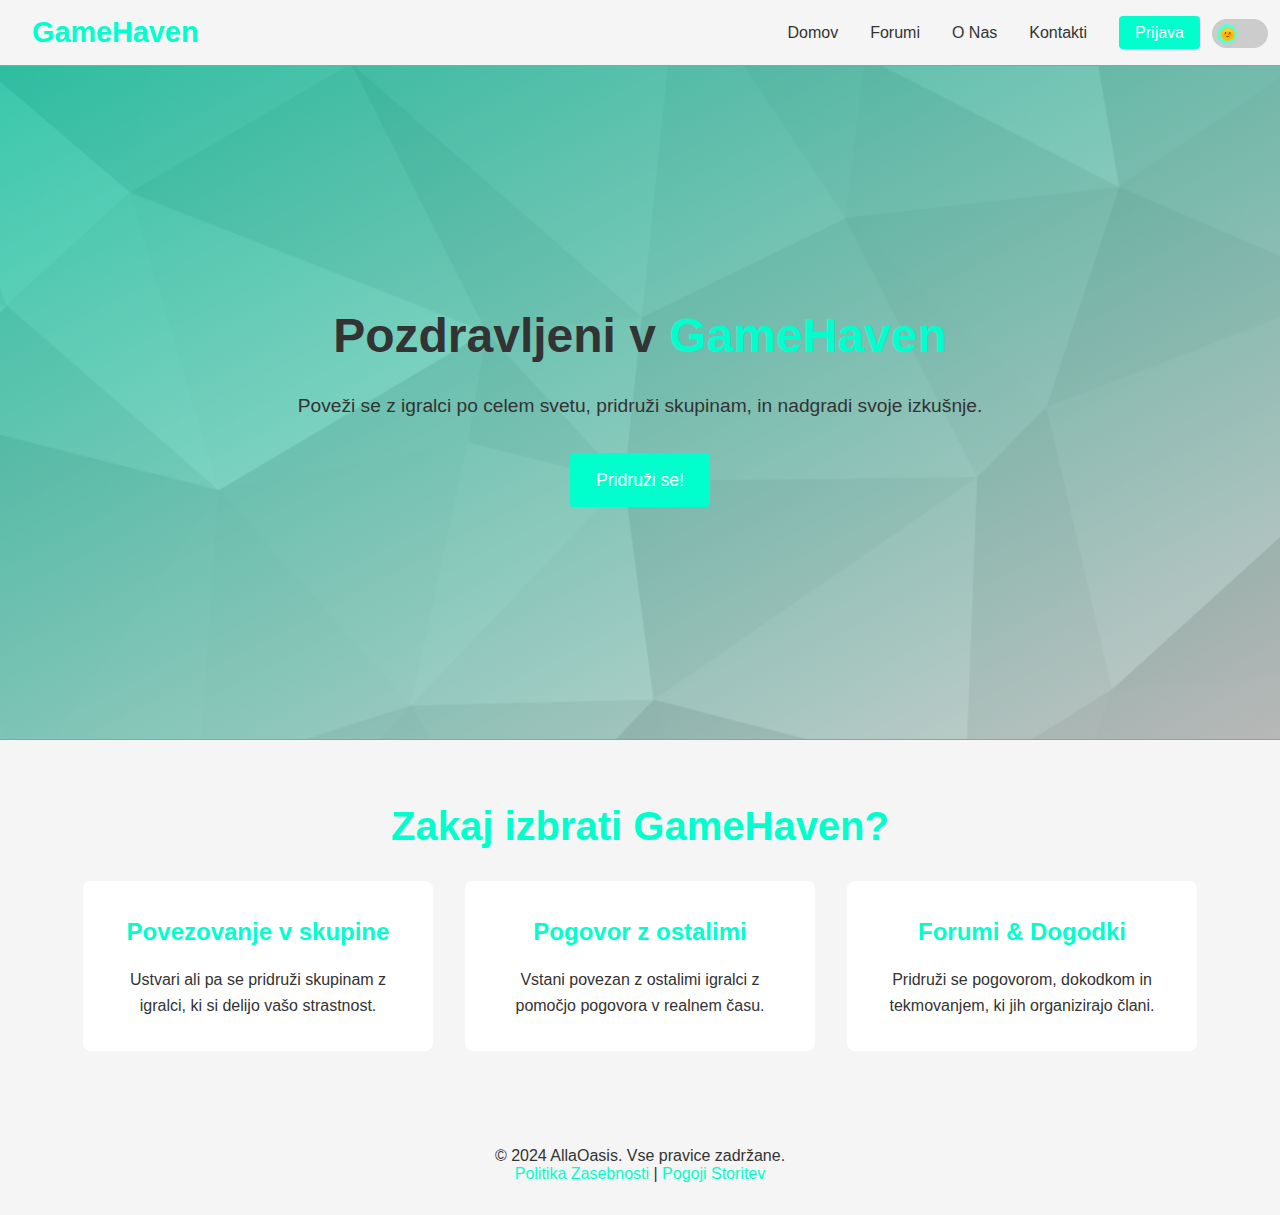
<file: GameHeven/index.html>
<!DOCTYPE html>
<html lang="en">

<head>
  <meta charset="UTF-8">
  <meta name="viewport" content="width=device-width, initial-scale=1.0">
  <title>GameHaven - Poveži & Igraj</title>
  <link rel="stylesheet" href="style/darkTheme.css" id="theme">
  <link rel="stylesheet" href="style/style.css">
</head>

<body>
  <nav class="navbar">
    <div class="container">
      <h1 class="logo">GameHaven</h1>
      <ul class="nav-links">
        <li><a href="index.html">Domov</a></li>
        <li><a href="forums.html">Forumi</a></li>
        <li><a href="about.html">O Nas</a></li>
        <li><a href="contact.html">Kontakti</a></li>
        <li><a href="comingsoon.html" class="button">Prijava</a></li>
        <li>
          <label class="switch">
            <input type="checkbox" id="themeSwitch">
            <span class="slider"></span>
          </label>
        </li>
      </ul>
    </div>
  </nav>
  </main>
  <header class="home" id="home">
    <div class="content">
      <h2>Pozdravljeni v <span>GameHaven</span></h2>
      <p>Poveži se z igralci po celem svetu, pridruži skupinam, in nadgradi svoje izkušnje.</p>
      <a href="forums.html" class="cta-button">Pridruži se!</a>
    </div>
  </header>
  <section class="features">
    <div class="container">
      <h2>Zakaj izbrati GameHaven?</h2>
      <div class="feature-cards">
        <div class="card">
          <h3>Povezovanje v skupine</h3>
          <p>Ustvari ali pa se pridruži skupinam z igralci, ki si delijo vašo strastnost.</p>
        </div>
        <div class="card">
          <h3>Pogovor z ostalimi</h3>
          <p>Vstani povezan z ostalimi igralci z pomočjo pogovora v realnem času.</p>
        </div>
        <div class="card">
          <h3>Forumi & Dogodki</h3>
          <p>Pridruži se pogovorom, dokodkom in tekmovanjem, ki jih organizirajo člani.</p>
        </div>
      </div>
    </div>
  </section>
  </main>
  <footer>
    <p>&copy; 2024 AllaOasis. Vse pravice zadržane.</p>
    <p><a href="privacy.html">Politika Zasebnosti</a> | <a href="terms.html">Pogoji Storitev</a></p>
  </footer>
</body>
<script src="style/style.js"></script>
</html>
</file>
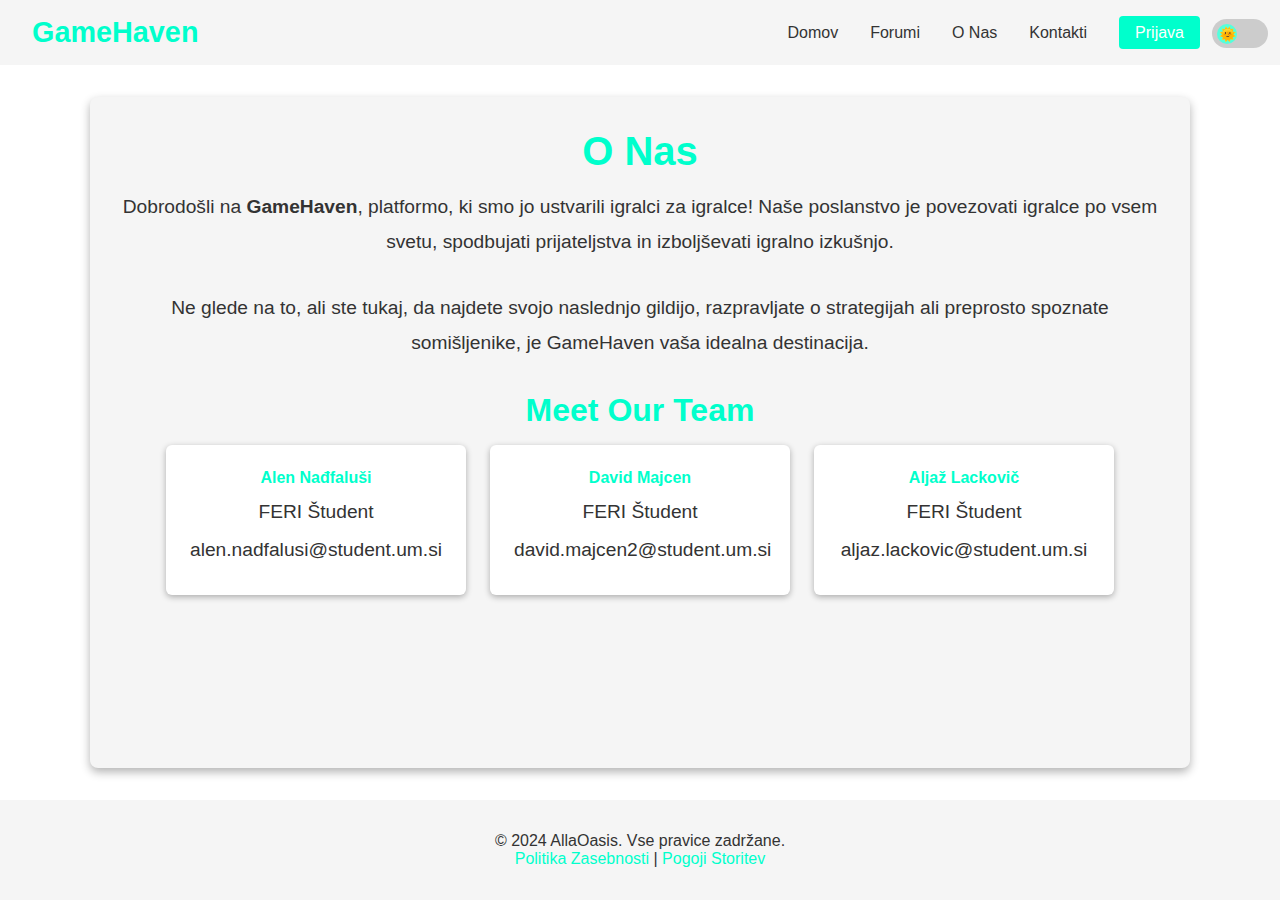
<file: GameHeven/about.html>
<!DOCTYPE html>
<html lang="en">

<head>
    <meta charset="UTF-8">
    <meta name="viewport" content="width=device-width, initial-scale=1.0">
    <title>O Nas - GameHaven</title>
    <link rel="stylesheet" href="style/darkTheme.css" id="theme">
    <link rel="stylesheet" href="style/style.css">
    <style>
        body {
            font-family: Arial, sans-serif;
            background-color: var(--bg1);
            color: var(--fg1);
            margin: 0;
            display: flex;
            flex-direction: column;
        }
    </style>
</head>

<body>
    <nav class="navbar">
        <div class="container">
          <h1 class="logo">GameHaven</h1>
          <ul class="nav-links">
            <li><a href="index.html">Domov</a></li>
            <li><a href="forums.html">Forumi</a></li>
            <li><a href="about.html">O Nas</a></li>
            <li><a href="contact.html">Kontakti</a></li>
            <li><a href="comingsoon.html" class="button">Prijava</a></li>
            <li>
              <label class="switch">
                <input type="checkbox" id="themeSwitch">
                <span class="slider"></span>
              </label>
            </li>
          </ul>
        </div>
      </nav>

    <main>
        <section class="about-container">
            <h2>O Nas</h2>
            <p>
                Dobrodošli na <strong>GameHaven</strong>, platformo, ki smo jo ustvarili igralci za igralce!
                Naše poslanstvo je povezovati igralce po vsem svetu, spodbujati prijateljstva in izboljševati igralno
                izkušnjo.
            </p>
            <p>
                Ne glede na to, ali ste tukaj, da najdete svojo naslednjo gildijo, razpravljate o strategijah ali
                preprosto spoznate somišljenike, je GameHaven vaša idealna destinacija.
            </p>

            <section class="team-section">
                <h3>Meet Our Team</h3>
                <div class="team-grid">
                    <div class="team-card">
                        <h4>Alen Nađfaluši</h4>
                        <p>FERI Študent</p>
                        <p>alen.nadfalusi@student.um.si</p>
                    </div>
                    <div class="team-card">
                        <h4>David Majcen</h4>
                        <p>FERI Študent</p>
                        <p>david.majcen2@student.um.si</p>
                    </div>
                    <div class="team-card">
                        <h4>Aljaž Lackovič</h4>
                        <p>FERI Študent</p>
                        <p>aljaz.lackovic@student.um.si</p>
                    </div>
                </div>
            </section>
        </section>
    </main>

    <footer>
        <p>&copy; 2024 AllaOasis. Vse pravice zadržane.</p>
        <p><a href="privacy.html">Politika Zasebnosti</a> | <a href="terms.html">Pogoji Storitev</a></p>
    </footer>
</body>
<script src="style/style.js"></script>
</html>
</file>
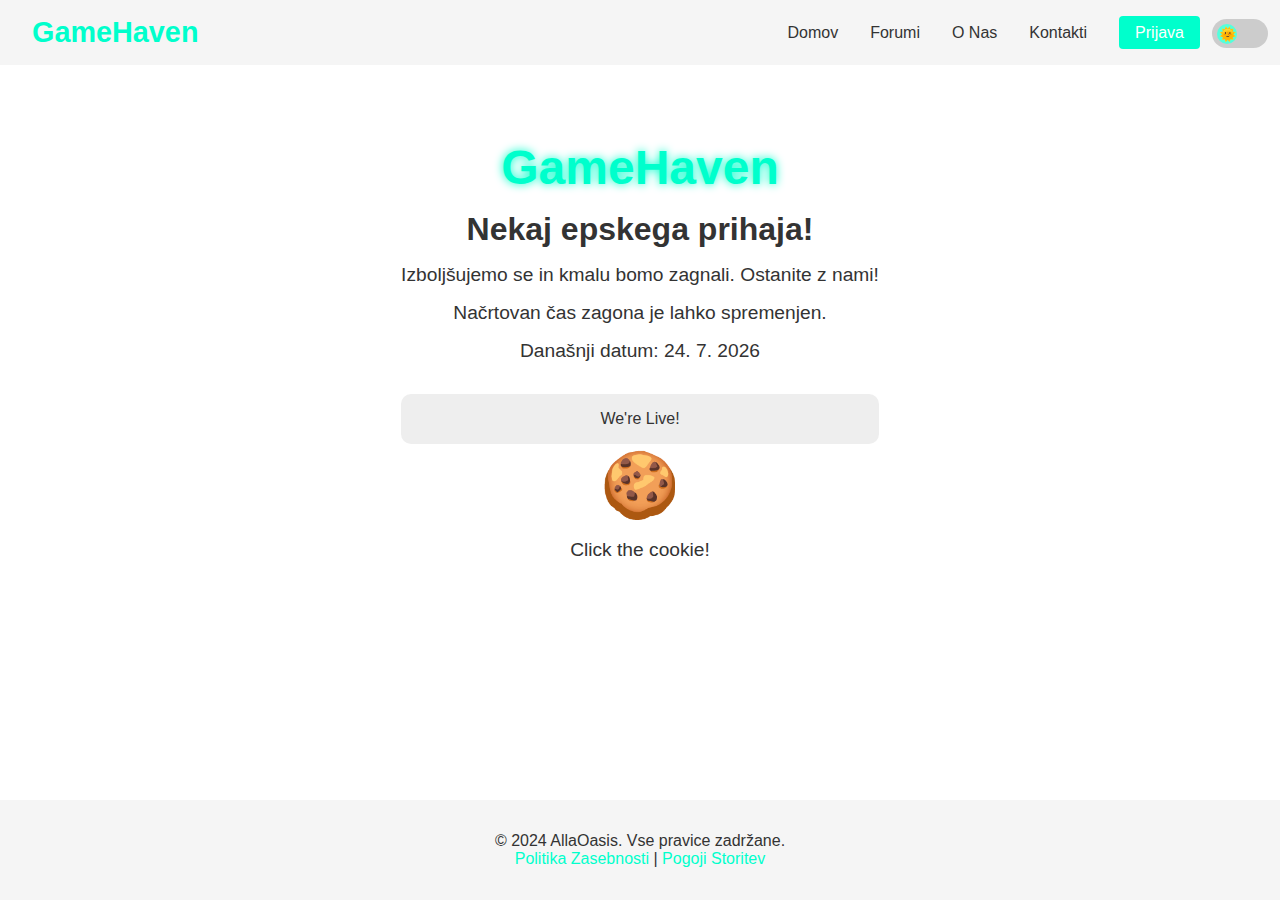
<file: GameHeven/comingsoon.html>
<!DOCTYPE html>
<html lang="en">

<head>
  <meta charset="UTF-8">
  <meta name="viewport" content="width=device-width, initial-scale=1.0">
  <title>GameHaven - Prihaja Kmalu</title>
  <link rel="stylesheet" href="style/darkTheme.css" id="theme">
  <link rel="stylesheet" href="style/style.css">
</head>

<body style="overflow: hidden;">
  <nav class="navbar">
    <div class="container">
      <h1 class="logo">GameHaven</h1>
      <ul class="nav-links">
        <li><a href="index.html">Domov</a></li>
        <li><a href="forums.html">Forumi</a></li>
        <li><a href="about.html">O Nas</a></li>
        <li><a href="contact.html">Kontakti</a></li>
        <li><a href="comingsoon.html" class="button">Prijava</a></li>
        <li>
          <label class="switch">
            <input type="checkbox" id="themeSwitch">
            <span class="slider"></span>
          </label>
        </li>
      </ul>
    </div>
  </nav>

  <!-- Coming Soon Content -->
  <main>
    <div class="coming-soon-container">
      <h1 class="logo">GameHaven</h1>
      <h2>Nekaj epskega prihaja!</h2>
      <p>Izboljšujemo se in kmalu bomo zagnali. Ostanite z nami!</p>
      <p>Načrtovan čas zagona je lahko spremenjen.</p>
      <p>Današnji datum: <span id="datum">1.1.0001</span></p>
      <div id="countdown" class="countdown">
        <div><span id="days">00</span>
          <p>Dni</p>
        </div>
        <div><span id="hours">00</span>
          <p>Ure</p>
        </div>
        <div><span id="minutes">00</span>
          <p>Minute</p>
        </div>
        <div><span id="seconds">00</span>
          <p>Sekunde</p>
        </div>
      </div>
      <div class="cookieCliker">
        <cookie onclick="cookieClick()">🍪</cookie>
        <p id="cookieValue">Click the cookie!</p>
      </div>
    </div>
  </main>

  <footer>
    <p>&copy; 2024 AllaOasis. Vse pravice zadržane.</p>
    <p><a href="privacy.html">Politika Zasebnosti</a> | <a href="terms.html">Pogoji Storitev</a></p>
  </footer>
</body>
<script src="style/style.js"></script>

</html>

<script>
  let cookiesClicked = localStorage.getItem("cookies") || 0;
  const cookieValue = document.getElementById("cookieValue");

  function cookieWrite() {
    if (cookiesClicked == 1) cookieValue.innerHTML = cookiesClicked + " Piškot";
    else if (cookiesClicked == 2) cookieValue.innerHTML = cookiesClicked + " Piškota";
    else if (cookiesClicked == 3 || cookiesClicked == 4) cookieValue.innerHTML = cookiesClicked + " Piškoti";
    else if (cookiesClicked > 4) cookieValue.innerHTML = cookiesClicked + " Piškotov";
  }

  function cookieClick() {
    cookiesClicked++;
    cookieWrite();
    localStorage.setItem("cookies", cookiesClicked);
  }

  if (cookiesClicked != 0) cookieWrite();

  // Set the launch date
  const launchDate = new Date("2025-12-31T00:00:00").getTime();
  const dateBox = document.getElementById("datum");

  // Months go from 0 to 11... Why... JS
  dateBox.innerText = new Date().getDate() + ". " + (new Date().getMonth() + 1) + ". " + new Date().getFullYear();

  const updateCountdown = () => {
    const now = new Date().getTime();
    const timeLeft = launchDate - now;

    const days = Math.floor(timeLeft / (1000 * 60 * 60 * 24));
    const hours = Math.floor((timeLeft % (1000 * 60 * 60 * 24)) / (1000 * 60 * 60));
    const minutes = Math.floor((timeLeft % (1000 * 60 * 60)) / (1000 * 60));
    const seconds = Math.floor((timeLeft % (1000 * 60)) / 1000);

    document.getElementById("days").textContent = days.toString().padStart(2, "0");
    document.getElementById("hours").textContent = hours.toString().padStart(2, "0");
    document.getElementById("minutes").textContent = minutes.toString().padStart(2, "0");
    document.getElementById("seconds").textContent = seconds.toString().padStart(2, "0");

    if (timeLeft < 0) {
      clearInterval(timerInterval);
      document.querySelector(".countdown").textContent = "We're Live!";
    }
  };

  // Update countdown every second
  const timerInterval = setInterval(updateCountdown, 1000);
  updateCountdown();
</script>
</file>
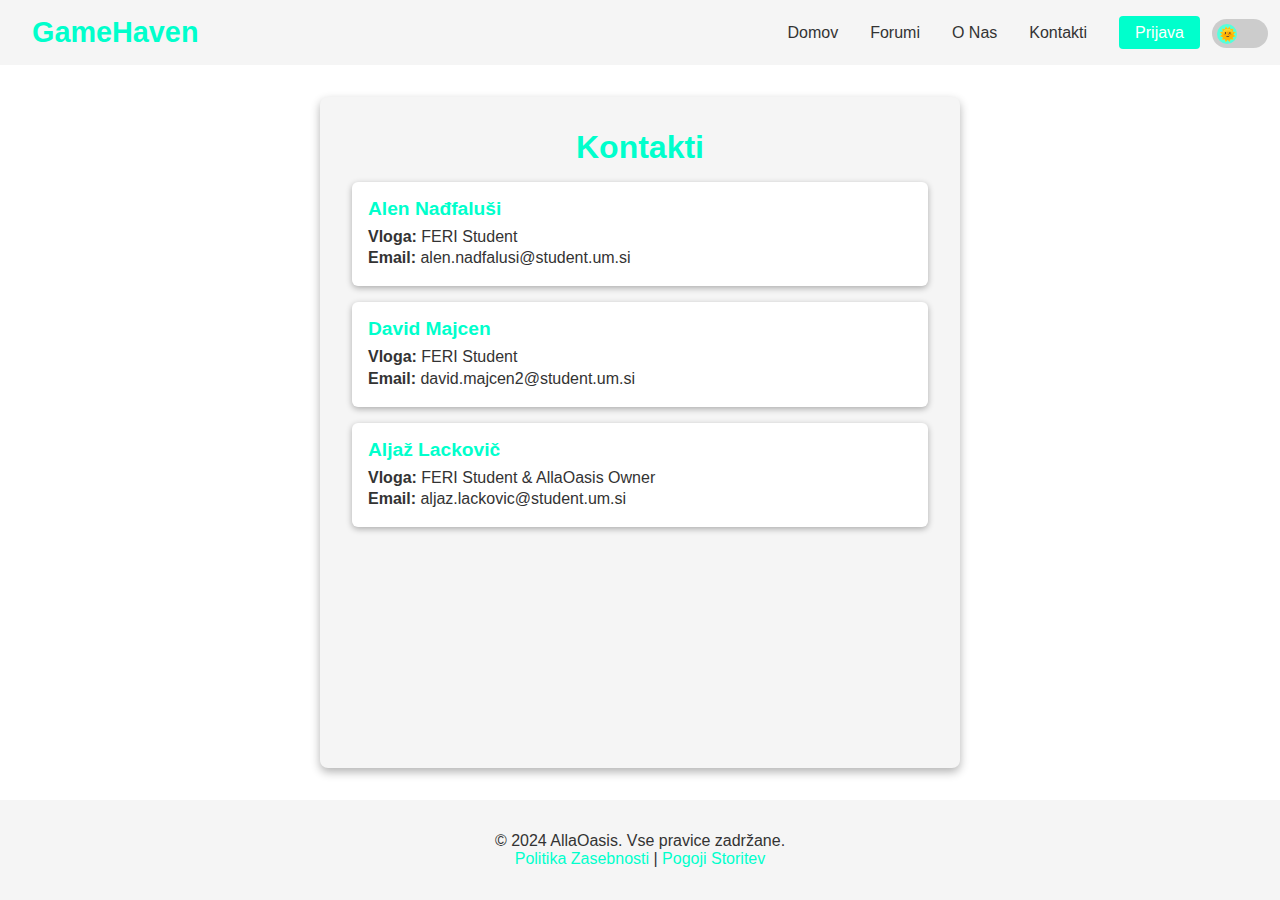
<file: GameHeven/contact.html>
<!DOCTYPE html>
<html lang="en">

<head>
    <meta charset="UTF-8">
    <meta name="viewport" content="width=device-width, initial-scale=1.0">
    <title>Kontakti - GameHaven</title>
    <link rel="stylesheet" href="style/darkTheme.css" id="theme">
    <link rel="stylesheet" href="style/style.css">
    <style>
        html,
        body {
            height: 100%;
            /* Ensures the body and html span the full viewport */
        }

        body {
            font-family: Arial, sans-serif;
            background-color: var(--bg1);
            color: var(--fg1);
            display: flex;
            flex-direction: column;
            /* Allows the footer to sit at the bottom */
        }
    </style>
</head>

<body>
    <nav class="navbar">
        <div class="container">
          <h1 class="logo">GameHaven</h1>
          <ul class="nav-links">
            <li><a href="index.html">Domov</a></li>
            <li><a href="forums.html">Forumi</a></li>
            <li><a href="about.html">O Nas</a></li>
            <li><a href="contact.html">Kontakti</a></li>
            <li><a href="comingsoon.html" class="button">Prijava</a></li>
            <li>
              <label class="switch">
                <input type="checkbox" id="themeSwitch">
                <span class="slider"></span>
              </label>
            </li>
          </ul>
        </div>
      </nav>

    <main>
        <section class="contact-container">
            <h2>Kontakti</h2>
            <ul class="contact-list">
                <li>
                    <h3>Alen Nađfaluši</h3>
                    <p><strong>Vloga:</strong> FERI Student</p>
                    <p><strong>Email:</strong> alen.nadfalusi@student.um.si</p>
                </li>
                <li>
                    <h3>David Majcen</h3>
                    <p><strong>Vloga:</strong> FERI Student</p>
                    <p><strong>Email:</strong> david.majcen2@student.um.si</p>
                </li>
                <li>
                    <h3>Aljaž Lackovič</h3>
                    <p><strong>Vloga:</strong> FERI Student & AllaOasis Owner</p>
                    <p><strong>Email:</strong> aljaz.lackovic@student.um.si</p>
                </li>
            </ul>
        </section>
    </main>

    <footer>
        <p>&copy; 2024 AllaOasis. Vse pravice zadržane.</p>
        <p><a href="privacy.html">Politika Zasebnosti</a> | <a href="terms.html">Pogoji Storitev</a></p>
    </footer>
</body>
<script src="style/style.js"></script>
</html>
</file>
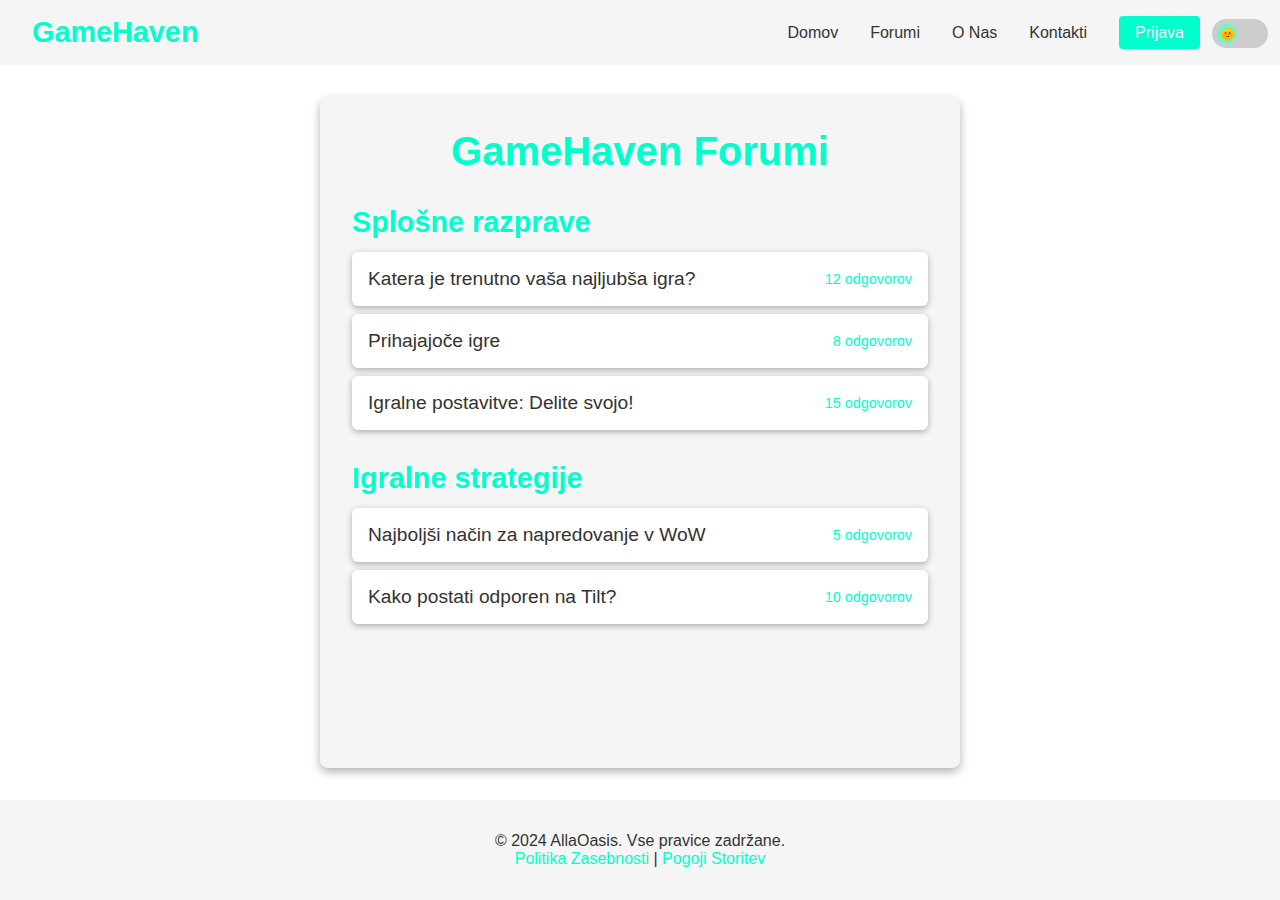
<file: GameHeven/forums.html>
<!DOCTYPE html>
<html lang="en">

<head>
    <meta charset="UTF-8">
    <meta name="viewport" content="width=device-width, initial-scale=1.0">
    <title>Forumi - GameHaven</title>
    <link rel="stylesheet" href="style/darkTheme.css" id="theme">
    <link rel="stylesheet" href="style/style.css">
</head>

<body>
    <nav class="navbar">
        <div class="container">
          <h1 class="logo">GameHaven</h1>
          <ul class="nav-links">
            <li><a href="index.html">Domov</a></li>
            <li><a href="forums.html">Forumi</a></li>
            <li><a href="about.html">O Nas</a></li>
            <li><a href="contact.html">Kontakti</a></li>
            <li><a href="comingsoon.html" class="button">Prijava</a></li>
            <li>
              <label class="switch">
                <input type="checkbox" id="themeSwitch">
                <span class="slider"></span>
              </label>
            </li>
          </ul>
        </div>
      </nav>

    </main>
    <section class="forum-container">
        <h2>GameHaven Forumi</h2>

        <!-- Primer kategorije -->
        <div class="forum-category">
            <h3>Splošne razprave</h3>
            <ul class="forum-threads">
                <li>
                    <a href="threadFavGame.html">Katera je trenutno vaša najljubša igra?</a>
                    <span class="thread-meta">12 odgovorov</span>
                </li>
                <li>
                    <a href="#">Prihajajoče igre</a>
                    <span class="thread-meta">8 odgovorov</span>
                </li>
                <li>
                    <a href="#">Igralne postavitve: Delite svojo!</a>
                    <span class="thread-meta">15 odgovorov</span>
                </li>
            </ul>
        </div>
        <!-- Drug primer kategorije -->
        <div class="forum-category">
            <h3>Igralne strategije</h3>
            <ul class="forum-threads">
                <li>
                    <a href="#">Najboljši način za napredovanje v WoW</a>
                    <span class="thread-meta">5 odgovorov</span>
                </li>
                <li>
                    <a href="#">Kako postati odporen na Tilt?</a>
                    <span class="thread-meta">10 odgovorov</span>
                </li>
            </ul>
        </div>
    </section>
    </main>

    <footer>
        <p>&copy; 2024 AllaOasis. Vse pravice zadržane.</p>
        <p><a href="privacy.html">Politika Zasebnosti</a> | <a href="terms.html">Pogoji Storitev</a></p>
    </footer>
</body>
<script src="style/style.js"></script>
</html>
</file>
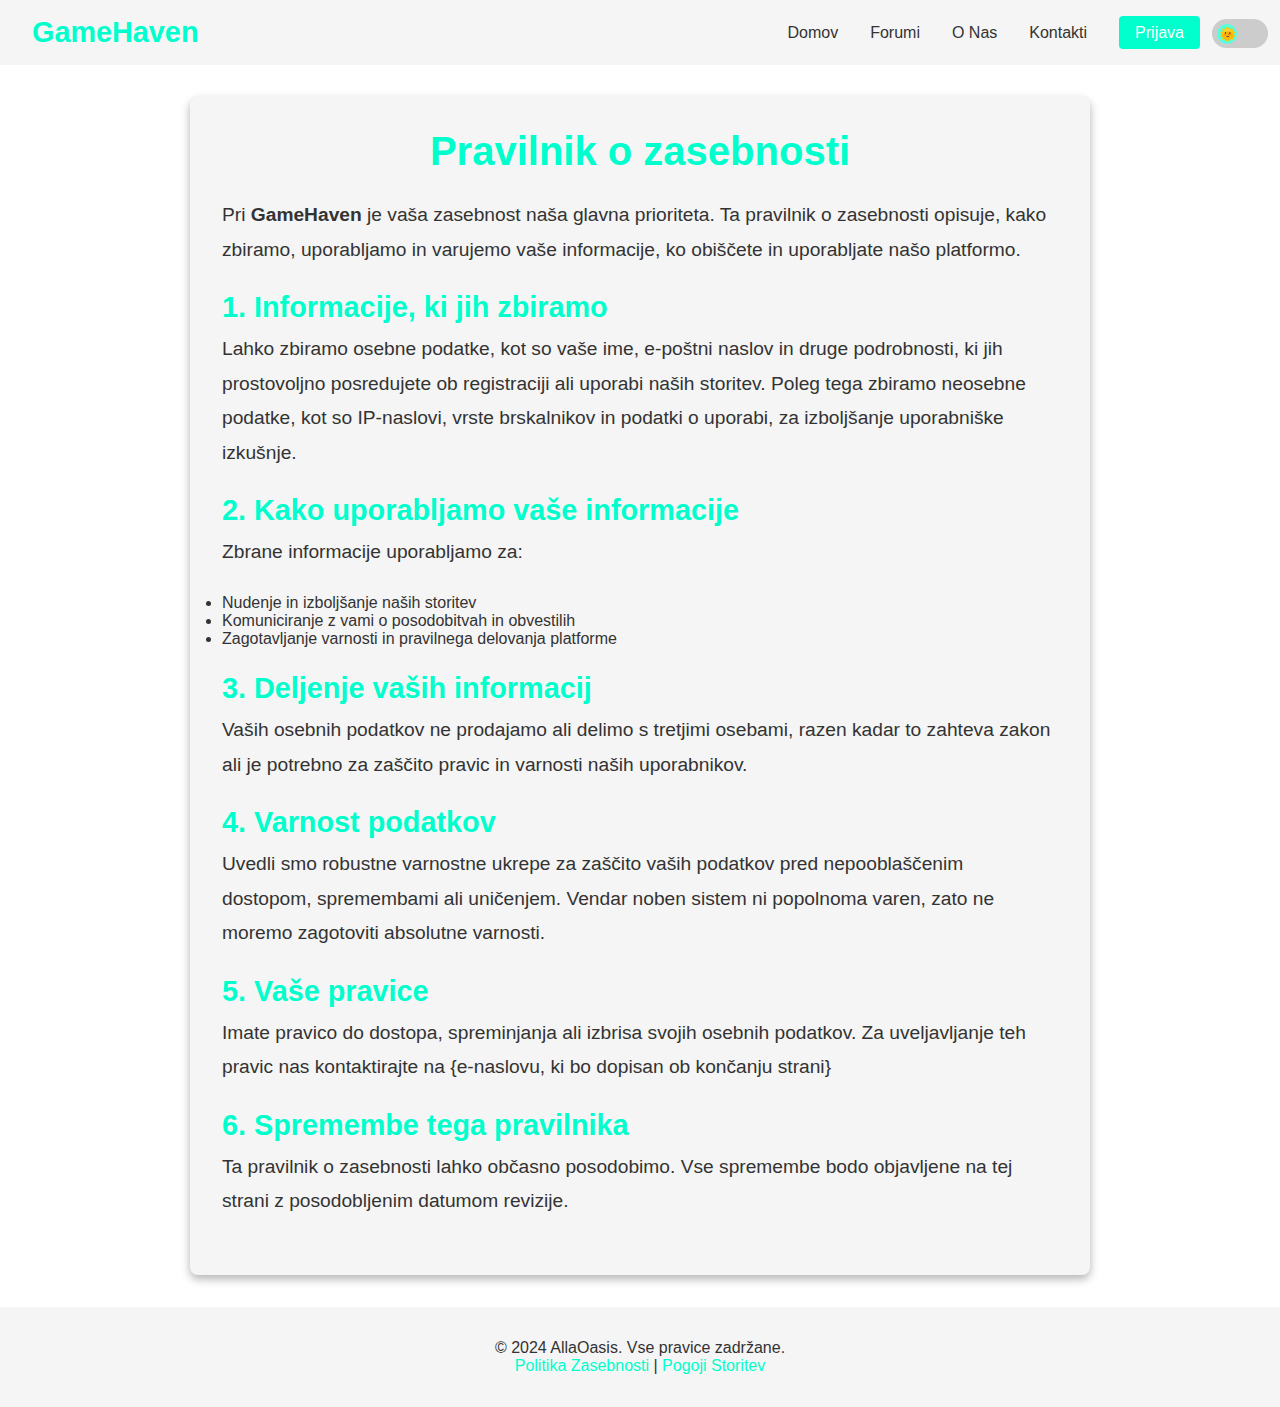
<file: GameHeven/privacy.html>
<!DOCTYPE html>
<html lang="en">

<head>
    <meta charset="UTF-8">
    <meta name="viewport" content="width=device-width, initial-scale=1.0">
    <title>Pravilnik o zasebnosti - GameHaven</title>
    <link rel="stylesheet" href="style/darkTheme.css" id="theme">
    <link rel="stylesheet" href="style/style.css">
</head>

<body>
    <nav class="navbar">
        <div class="container">
          <h1 class="logo">GameHaven</h1>
          <ul class="nav-links">
            <li><a href="index.html">Domov</a></li>
            <li><a href="forums.html">Forumi</a></li>
            <li><a href="about.html">O Nas</a></li>
            <li><a href="contact.html">Kontakti</a></li>
            <li><a href="comingsoon.html" class="button">Prijava</a></li>
            <li>
              <label class="switch">
                <input type="checkbox" id="themeSwitch">
                <span class="slider"></span>
              </label>
            </li>
          </ul>
        </div>
      </nav>
    <main>
        <section class="policy-container">
            <h2>Pravilnik o zasebnosti</h2>
            <p>
                Pri <strong>GameHaven</strong> je vaša zasebnost naša glavna prioriteta. Ta pravilnik o zasebnosti
                opisuje, kako zbiramo,
                uporabljamo in varujemo vaše informacije, ko obiščete in uporabljate našo platformo.
            </p>

            <h3>1. Informacije, ki jih zbiramo</h3>
            <p>
                Lahko zbiramo osebne podatke, kot so vaše ime, e-poštni naslov in druge podrobnosti, ki jih prostovoljno
                posredujete ob registraciji ali uporabi naših storitev. Poleg tega zbiramo neosebne podatke, kot so
                IP-naslovi,
                vrste brskalnikov in podatki o uporabi, za izboljšanje uporabniške izkušnje.
            </p>

            <h3>2. Kako uporabljamo vaše informacije</h3>
            <p>
                Zbrane informacije uporabljamo za:
            <ul>
                <li>Nudenje in izboljšanje naših storitev</li>
                <li>Komuniciranje z vami o posodobitvah in obvestilih</li>
                <li>Zagotavljanje varnosti in pravilnega delovanja platforme</li>
            </ul>
            </p>

            <h3>3. Deljenje vaših informacij</h3>
            <p>
                Vaših osebnih podatkov ne prodajamo ali delimo s tretjimi osebami, razen kadar to zahteva zakon ali je
                potrebno
                za zaščito pravic in varnosti naših uporabnikov.
            </p>

            <h3>4. Varnost podatkov</h3>
            <p>
                Uvedli smo robustne varnostne ukrepe za zaščito vaših podatkov pred nepooblaščenim dostopom, spremembami
                ali
                uničenjem. Vendar noben sistem ni popolnoma varen, zato ne moremo zagotoviti absolutne varnosti.
            </p>

            <h3>5. Vaše pravice</h3>
            <p>
                Imate pravico do dostopa, spreminjanja ali izbrisa svojih osebnih podatkov. Za uveljavljanje teh pravic
                nas
                kontaktirajte na {e-naslovu, ki bo dopisan ob končanju strani}
            </p>

            <h3>6. Spremembe tega pravilnika</h3>
            <p>
                Ta pravilnik o zasebnosti lahko občasno posodobimo. Vse spremembe bodo objavljene na tej strani z
                posodobljenim datumom revizije.
            </p>
        </section>
    </main>

    <footer>
        <p>&copy; 2024 AllaOasis. Vse pravice zadržane.</p>
        <p><a href="privacy.html">Politika Zasebnosti</a> | <a href="terms.html">Pogoji Storitev</a></p>
    </footer>
</body>
<script src="style/style.js"></script>
</html>
</file>
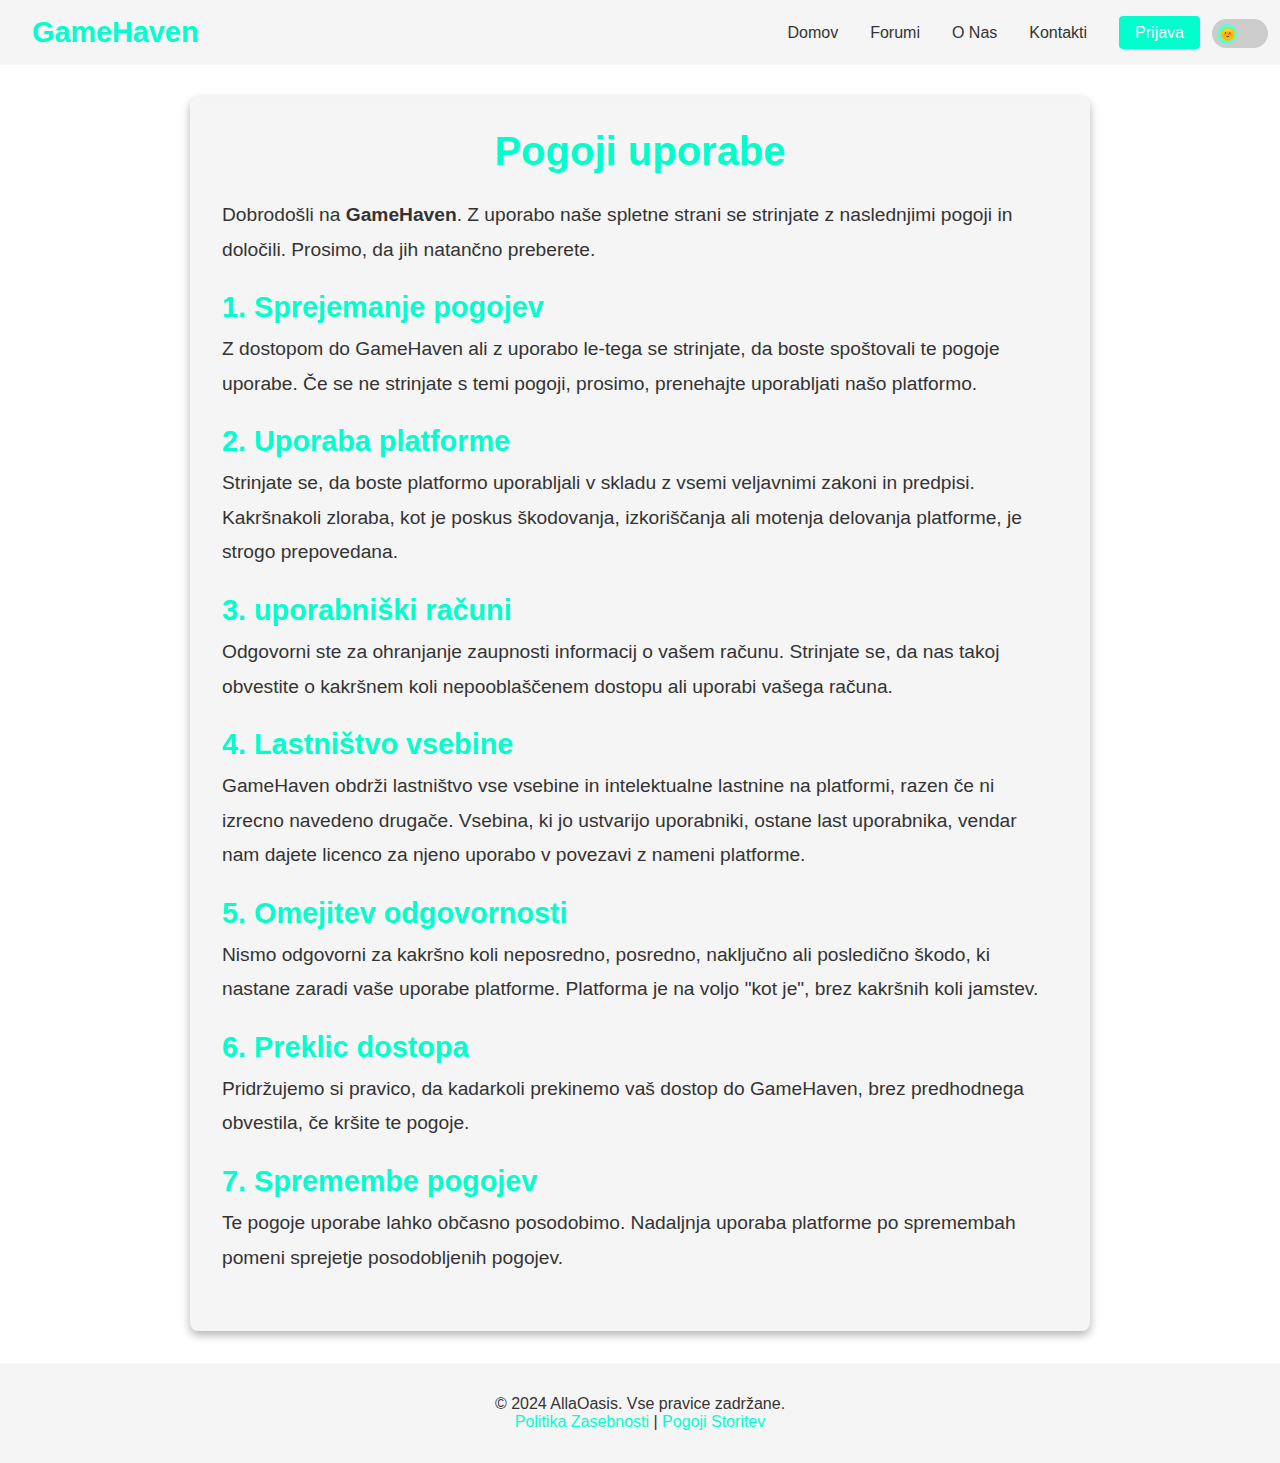
<file: GameHeven/terms.html>
<!DOCTYPE html>
<html lang="en">

<head>
    <meta charset="UTF-8">
    <meta name="viewport" content="width=device-width, initial-scale=1.0">
    <title>Pogoji uporabe - GameHaven</title>
    <link rel="stylesheet" href="style/darkTheme.css" id="theme">
    <link rel="stylesheet" href="style/style.css">
</head>

<body>
    <nav class="navbar">
        <div class="container">
          <h1 class="logo">GameHaven</h1>
          <ul class="nav-links">
            <li><a href="index.html">Domov</a></li>
            <li><a href="forums.html">Forumi</a></li>
            <li><a href="about.html">O Nas</a></li>
            <li><a href="contact.html">Kontakti</a></li>
            <li><a href="comingsoon.html" class="button">Prijava</a></li>
            <li>
              <label class="switch">
                <input type="checkbox" id="themeSwitch">
                <span class="slider"></span>
              </label>
            </li>
          </ul>
        </div>
      </nav>

    <main>
        <section class="terms-container">
            <h2>Pogoji uporabe</h2>
            <p>Dobrodošli na <strong>GameHaven</strong>. Z uporabo naše spletne strani se strinjate z naslednjimi pogoji
                in določili.
                Prosimo, da jih natančno preberete.</p>

            <h3>1. Sprejemanje pogojev</h3>
            <p>
                Z dostopom do GameHaven ali z uporabo le-tega se strinjate, da boste spoštovali te pogoje uporabe. Če se
                ne strinjate
                s temi pogoji, prosimo, prenehajte uporabljati našo platformo.
            </p>

            <h3>2. Uporaba platforme</h3>
            <p>
                Strinjate se, da boste platformo uporabljali v skladu z vsemi veljavnimi zakoni in predpisi. Kakršnakoli
                zloraba, kot
                je poskus škodovanja, izkoriščanja ali motenja delovanja platforme, je strogo prepovedana.
            </p>

            <h3>3. uporabniški računi</h3>
            <p>
                Odgovorni ste za ohranjanje zaupnosti informacij o vašem računu. Strinjate se, da nas takoj obvestite o
                kakršnem koli
                nepooblaščenem dostopu ali uporabi vašega računa.
            </p>

            <h3>4. Lastništvo vsebine</h3>
            <p>
                GameHaven obdrži lastništvo vse vsebine in intelektualne lastnine na platformi, razen če ni izrecno
                navedeno drugače.
                Vsebina, ki jo ustvarijo uporabniki, ostane last uporabnika, vendar nam dajete licenco za njeno uporabo
                v povezavi z
                nameni platforme.
            </p>

            <h3>5. Omejitev odgovornosti</h3>
            <p>
                Nismo odgovorni za kakršno koli neposredno, posredno, naključno ali posledično škodo, ki nastane zaradi
                vaše uporabe
                platforme. Platforma je na voljo "kot je", brez kakršnih koli jamstev.
            </p>

            <h3>6. Preklic dostopa</h3>
            <p>
                Pridržujemo si pravico, da kadarkoli prekinemo vaš dostop do GameHaven, brez predhodnega obvestila, če
                kršite te
                pogoje.
            </p>

            <h3>7. Spremembe pogojev</h3>
            <p>
                Te pogoje uporabe lahko občasno posodobimo. Nadaljnja uporaba platforme po spremembah pomeni sprejetje
                posodobljenih
                pogojev.
            </p>
        </section>
    </main>

    <footer>
        <p>&copy; 2024 AllaOasis. Vse pravice zadržane.</p>
        <p><a href="privacy.html">Politika Zasebnosti</a> | <a href="terms.html">Pogoji Storitev</a></p>
    </footer>
</body>
<script src="style/style.js"></script>
</html>
</file>
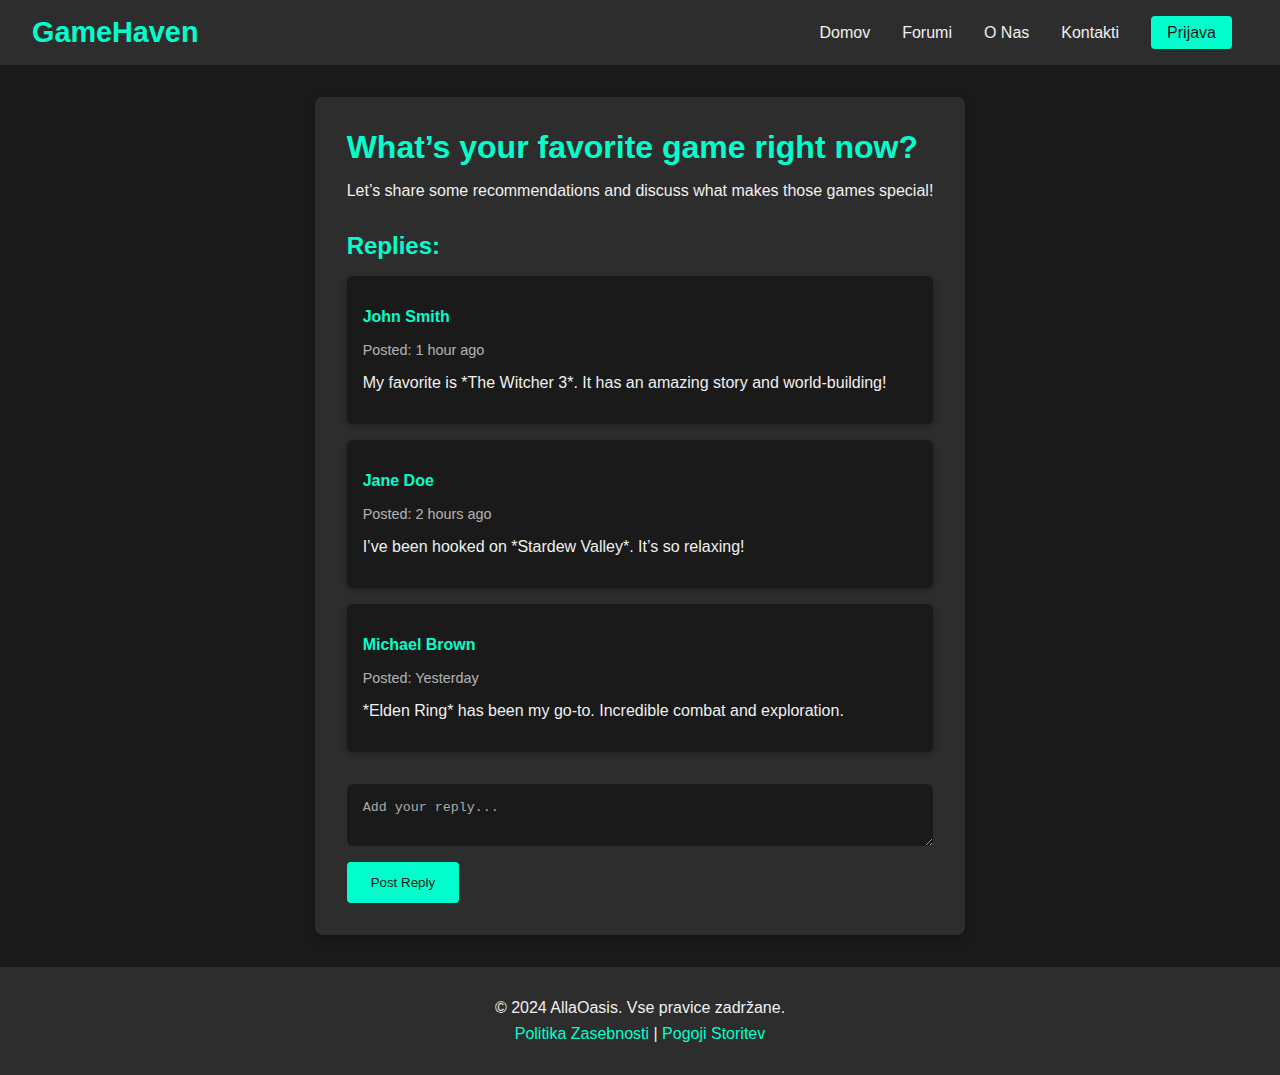
<file: GameHeven/thread.html>
<!DOCTYPE html>
<html lang="en">

<head>
    <meta charset="UTF-8">
    <meta name="viewport" content="width=device-width, initial-scale=1.0">
    <title>Thread - What’s your favorite game right now?</title>
    <style>
        :root {
            --green: #00ffcc;
            --hoverGreen: #00e6b8;
            --bg1: #1a1a1a;
            --bg2: #2d2d2d;
            --fg1: #f0f0f0;
        }

        * {
            margin: 0;
            padding: 0;
            box-sizing: border-box;
        }

        html,
        body {
            height: 100%;
        }

        body {
            font-family: Arial, sans-serif;
            background-color: var(--bg1);
            color: var(--fg1);
            display: flex;
            flex-direction: column;
        }

        /* Navbar */
        .navbar {
            background-color: var(--bg2);
            padding: 1rem 2rem;
        }

        .navbar .container {
            display: flex;
            justify-content: space-between;
            align-items: center;
        }

        .navbar .logo {
            font-size: 1.8rem;
            color: var(--green);
        }

        .nav-links {
            list-style: none;
            display: flex;
        }

        .nav-links li {
            margin: 0 1rem;
        }

        .nav-links a {
            color: var(--fg1);
            text-decoration: none;
        }

        .nav-links .button {
            background-color: var(--green);
            color: var(--bg1);
            padding: 0.5rem 1rem;
            border-radius: 4px;
        }

        .nav-links .button:hover {
            background-color: var(--hoverGreen);
        }

        /* Thread Section */
        .thread-container {
            max-width: 900px;
            margin: 2rem auto;
            padding: 2rem;
            background-color: var(--bg2);
            border-radius: 8px;
            box-shadow: 0 4px 10px rgba(0, 0, 0, 0.3);
            flex-grow: 1;
        }

        .thread-container h2 {
            color: var(--green);
            font-size: 2rem;
            margin-bottom: 1rem;
        }

        .thread-container p {
            margin: 1rem 0;
        }

        .reply-section h3 {
            color: var(--green);
            margin-top: 2rem;
            font-size: 1.5rem;
        }

        .replies {
            list-style: none;
            padding: 0;
        }

        .replies li {
            background-color: var(--bg1);
            padding: 1rem;
            margin: 1rem 0;
            border-radius: 6px;
            box-shadow: 0 2px 6px rgba(0, 0, 0, 0.3);
        }

        .replies li .author {
            font-weight: bold;
            color: var(--green);
        }

        .replies li .time {
            font-size: 0.9rem;
            color: var(--fg1);
            opacity: 0.7;
        }

        /* Reply Form */
        .reply-form {
            margin-top: 2rem;
            display: flex;
            flex-direction: column;
            gap: 1rem;
        }

        .reply-form textarea {
            width: 100%;
            padding: 1rem;
            border-radius: 6px;
            border: none;
            background-color: var(--bg1);
            color: var(--fg1);
            resize: vertical;
        }

        .reply-form textarea::placeholder {
            color: #aaa;
        }

        .reply-form button {
            background-color: var(--green);
            color: var(--bg1);
            padding: 0.8rem 1.5rem;
            border: none;
            border-radius: 4px;
            cursor: pointer;
            align-self: flex-start;
        }

        .reply-form button:hover {
            background-color: var(--hoverGreen);
        }

        /* Footer */
        footer {
            background-color: var(--bg2);
            text-align: center;
            padding: 1.5rem 0;
        }

        footer p {
            color: var(--fg1);
            margin: 0.5rem 0;
        }

        footer a {
            color: var(--green);
            text-decoration: none;
        }
    </style>
</head>

<body>
    <nav class="navbar">
        <div class="container">
            <h1 class="logo">GameHaven</h1>
            <ul class="nav-links">
                <li><a href="index.html">Domov</a></li>
                <li><a href="forums.html">Forumi</a></li>
                <li><a href="about.html">O Nas</a></li>
                <li><a href="contact.html">Kontakti</a></li>
                <li><a href="comingsoon.html" class="button">Prijava</a></li>
            </ul>
        </div>
    </nav>

    <section class="thread-container">
        <h2>What’s your favorite game right now?</h2>
        <p>Let’s share some recommendations and discuss what makes those games special!</p>

        <div class="reply-section">
            <h3>Replies:</h3>
            <ul class="replies">
                <li>
                    <p class="author">John Smith</p>
                    <p class="time">Posted: 1 hour ago</p>
                    <p>My favorite is *The Witcher 3*. It has an amazing story and world-building!</p>
                </li>
                <li>
                    <p class="author">Jane Doe</p>
                    <p class="time">Posted: 2 hours ago</p>
                    <p>I’ve been hooked on *Stardew Valley*. It’s so relaxing!</p>
                </li>
                <li>
                    <p class="author">Michael Brown</p>
                    <p class="time">Posted: Yesterday</p>
                    <p>*Elden Ring* has been my go-to. Incredible combat and exploration.</p>
                </li>
            </ul>

            <form class="reply-form">
                <textarea placeholder="Add your reply..."></textarea>
                <button type="submit">Post Reply</button>
            </form>
        </div>
    </section>

    <footer>
        <p>&copy; 2024 AllaOasis. Vse pravice zadržane.</p>
        <p><a href="privacy.html">Politika Zasebnosti</a> | <a href="terms.html">Pogoji Storitev</a></p>
    </footer>
</body>

</html>
</file>
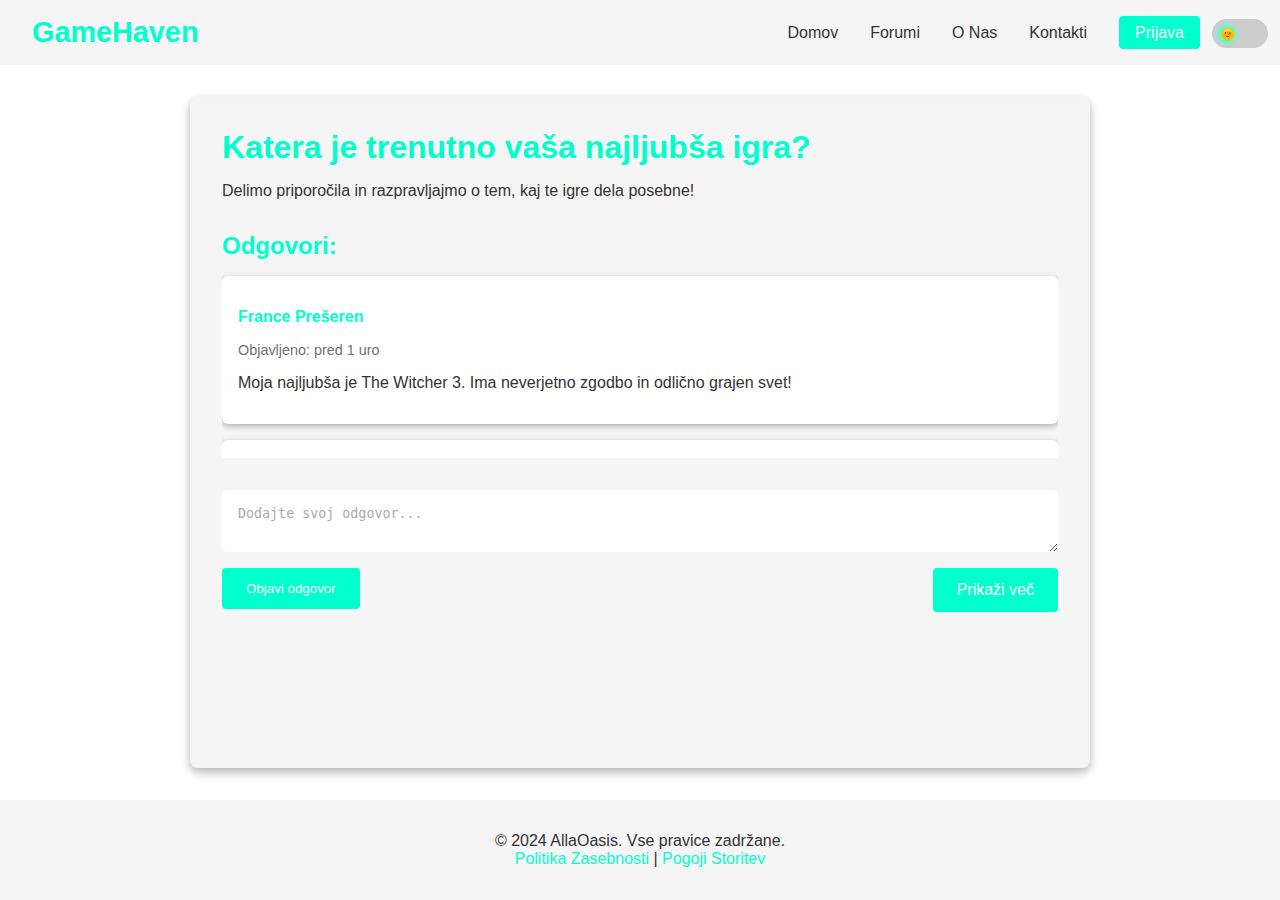
<file: GameHeven/threadFavGame.html>
<!DOCTYPE html>
<html lang="en">

<head>
    <meta charset="UTF-8">
    <meta name="viewport" content="width=device-width, initial-scale=1.0">
    <title>Thread - Katera je trenutno vaša najljubša igra?</title>
    <link rel="stylesheet" href="style/darkTheme.css" id="theme">
    <link rel="stylesheet" href="style/style.css" </head>

<body>
    <nav class="navbar">
        <div class="container">
            <h1 class="logo">GameHaven</h1>
            <ul class="nav-links">
                <li><a href="index.html">Domov</a></li>
                <li><a href="forums.html">Forumi</a></li>
                <li><a href="about.html">O Nas</a></li>
                <li><a href="contact.html">Kontakti</a></li>
                <li><a href="comingsoon.html" class="button">Prijava</a></li>
                <li>
                    <label class="switch">
                        <input type="checkbox" id="themeSwitch">
                        <span class="slider"></span>
                    </label>
                </li>
            </ul>
        </div>
    </nav>

    <main>
        <section class="thread-container">
            <h2>Katera je trenutno vaša najljubša igra?</h2>
            <p>Delimo priporočila in razpravljajmo o tem, kaj te igre dela posebne!</p>

            <div class="reply-section">
                <h3>Odgovori:</h3>
                <ul class="replies collapsed" id="replies">
                    <li>
                        <p class="author">France Prešeren</p>
                        <p class="time">Objavljeno: pred 1 uro</p>
                        <p>Moja najljubša je The Witcher 3. Ima neverjetno zgodbo in odlično grajen svet!</p>
                    </li>
                    <li>
                        <p class="author">Alenka Bratovšek</p>
                        <p class="time">Objavljeno: pred 2 urama</p>
                        <p>Popolnoma sem navdušena nad Stardew Valley. Tako sproščujoča je!</p>
                    </li>
                    <li>
                        <p class="author">Janez Janša</p>
                        <p class="time">Objavljeno: Včeraj</p>
                        <p>Elden Ring je moja izbira. Neverjeten bojni sistem in raziskovanje.</p>
                    </li>
                    <li>
                        <p class="author">Morty Smith</p>
                        <p class="time">Objavljeno: Včeraj</p>
                        <p>Moja najljubša igra je Minecraft, dedek Rick mi je celo naredil virtualno različico, ki je še
                            boljša kot normalna različica.</p>
                    </li>
                </ul>

                <div class="replyControlls">
                    <form class="reply-form">
                        <textarea placeholder="Dodajte svoj odgovor..."></textarea>
                        <div class="replyControlls">
                            <button type="submit">Objavi odgovor</button>
                            <p id="moreButton" onclick="toggleReplies()">Prikaži več</p>
                        </div>
                    </form>
                </div>
            </div>
        </section>
    </main>

    <footer>
        <p>&copy; 2024 AllaOasis. Vse pravice zadržane.</p>
        <p><a href="privacy.html">Politika Zasebnosti</a> | <a href="terms.html">Pogoji Storitev</a></p>
    </footer>
</body>
<script src="style/style.js"></script>
<script>
    const replies = document.getElementById("replies");
    const moreButton = document.getElementById("moreButton");
    moreButton.innerText = "Prikaži " + (replies.classList.contains("collapsed") ? "več" : "manj");

    function toggleReplies() {
        replies.classList.toggle("collapsed");
        moreButton.innerText = "Prikaži " + (replies.classList.contains("collapsed") ? "več" : "manj");
    }
</script>

</html>
</file>
<file: GameHeven/style/darkTheme.css>
:root {
  --lightGreen: #53ffdd;
  --green: #00ffcc;
  --hoverGreen: #00e6b8;
  --bg1: #1a1a1a;
  --bg2: #2d2d2d;
  --bg3: #cccccc;
  --fg1: #f0f0f0;
  --fg2: #aaaaaa;

  --mainGradient1: #00bd97bf;
  --mainGradient2: #1a1a1aBF;
  --cover: #f5f5f513;
}
</file>
<file: GameHeven/style/style.css>
/* Base */
:root {
    --navHeight: 65px;
    --footerHeight: 100px;
    --mainHeight: calc(100vh - var(--navHeight) - var(--footerHeight));
}

* {
    margin: 0;
    padding: 0;
    box-sizing: border-box;
}

body {
    display: flex;
    min-height: 100vh;
    color: var(--fg1);
    flex-direction: column;
    background-color: var(--bg1);
    font-family: Arial, sans-serif;
}

main {
    display: flex;
    align-items: center;
    flex-direction: column;
    justify-content: center;
    min-height: var(--mainHeight);
}

/* Navigation */
.navbar {
    padding: 1rem 2rem;
    height: var(--navHeight);
    min-height: var(--navHeight);
    max-height: var(--navHeight);
    background-color: var(--bg2);
}

.navbar .container {
    display: flex;
    justify-content: space-between;
    align-items: center;
}

.navbar .logo {
    font-size: 1.8rem;
    color: var(--green);
}

.nav-links {
    list-style: none;
    display: flex;
}

.nav-links li {
    margin: 0 1rem;
}

.nav-links a {
    color: var(--fg1);
    text-decoration: none;
    cursor: pointer;
}

.nav-links .button {
    background-color: var(--green);
    color: var(--bg1);
    padding: 0.5rem 1rem;
    border-radius: 4px;
}

.nav-links .button:hover {
    background-color: var(--hoverGreen);
}

.navbar input {
    opacity: 0;
    width: 0;
    height: 0;
}

.navbar .slider {
    width: 56px;
    height: 29px;
    border-radius: 34px;
    background-color: var(--bg3);
    transition: 0.4s;
    position: absolute;
}

.navbar .slider:before {
    content: "🌞";
    position: absolute;
    top: 5px;
    left: 5px;
    width: 20px;  /* Adjust the size of the circle */
    height: 20px; /* Adjust the size of the circle */
    border-radius: 50%;
    background-color: var(--lightGreen);
    transition: 0.4s;
    display: flex;
    justify-content: center;
    align-items: center;
    font-size: 14px; /* Adjust the font size */
}
.navbar input:checked + .slider { background-color: var(--hoverGreen); }
.navbar :checked + .slider:before { transform: translateX(26px); content: "🌙"; }
.navbar .switch {
    position: relative;
    left: -20px;
    top: -5px
}
/* Footer */
footer {
    background-color: var(--bg2);
    padding: 2rem 1rem;
    text-align: center;
    min-height: var(--footerHeight);
    height: var(--footerHeight);
    max-height: var(--footerHeight);
}

footer p {
    color: var(--fg1);
}

footer a {
    color: var(--green);
    text-decoration: none;
}

/* home Section */
.home {
    height: 75vh;
    display: flex;
    line-height: 1.6;
    color: var(--fg1);
    text-align: center;
    align-items: center;
    background-size: cover;
    justify-content: center;
    border-top: var(--hoverGreen) solid 1px;
    border-bottom: var(--hoverGreen) solid 1px;
    background-image: linear-gradient(to bottom right, var(--mainGradient1), var(--mainGradient2)), url('../Images/background.jpg');
}

.home .content h2 {
    font-size: 3rem;
}

.home .content span {
    color: var(--green);
}

.home .content p {
    margin-top: 1rem;
    font-size: 1.2rem;
}

.cta-button {
    margin-top: 2rem;
    color: var(--bg1);
    font-size: 1.1rem;
    border-radius: 4px;
    display: inline-block;
    text-decoration: none;
    padding: 0.8rem 1.6rem;
    background-color: var(--green);
}

.cta-button:hover {
    background-color: var(--hoverGreen);
}

/* Features Section */
.features {
    padding: 4rem 2rem;
    text-align: center;
    background-color: var(--bg2);
}

.features h2 {
    font-size: 2.5rem;
    color: var(--green);
    margin-bottom: 2rem;
}

.feature-cards {
    gap: 2rem;
    display: flex;
    flex-wrap: wrap;
    justify-content: center;
}

.card {
    width: 350px;
    line-height: 1.6;
    color: var(--fg1);
    border-radius: 8px;
    background-color: var(--bg1);
    padding: 2rem;
}

.card h3 {
    font-size: 1.5rem;
    color: var(--green);
    margin-bottom: 1rem;
}

/* Forum Section */
.forum-container {
    min-width: 50%;
    max-width: 1000px;
    margin: 2rem auto;
    padding: 2rem;
    background-color: var(--bg2);
    border-radius: 8px;
    box-shadow: 0 4px 10px rgba(0, 0, 0, 0.3);
    flex-grow: 1;
}

.forum-container h2 {
    color: var(--green);
    text-align: center;
    font-size: 2.5rem;
    margin-bottom: 2rem;
}

.forum-category {
    margin-bottom: 2rem;
}

.forum-category h3 {
    color: var(--green);
    font-size: 1.8rem;
    margin-bottom: 0.8rem;
}

.forum-threads {
    list-style: none;
    padding: 0;
}

.forum-threads li {
    background-color: var(--bg1);
    padding: 1rem;
    margin: 0.5rem 0;
    border-radius: 6px;
    box-shadow: 0 2px 6px rgba(0, 0, 0, 0.3);
    display: flex;
    justify-content: space-between;
    align-items: center;
}

.forum-threads li a {
    text-decoration: none;
    color: var(--fg1);
    font-size: 1.2rem;
}

.forum-threads li .thread-meta {
    font-size: 0.9rem;
    color: var(--green);
}

/* About Section */
.about-container {
    max-width: 1100px;
    margin: 2rem auto;
    padding: 2rem;
    background-color: var(--bg2);
    border-radius: 8px;
    box-shadow: 0 4px 10px rgba(0, 0, 0, 0.3);
    flex-grow: 1;
}

.about-container h2 {
    color: var(--green);
    margin-bottom: 1rem;
    text-align: center;
    font-size: 2.5rem;
}

.about-container p {
    font-size: 1.2rem;
    line-height: 1.8;
    margin-bottom: 2rem;
    text-align: center;
}

.team-section {
    margin-top: 2rem;
}

.team-section h3 {
    text-align: center;
    color: var(--green);
    margin-bottom: 1rem;
    font-size: 2rem;
}

.team-grid {
    display: flex;
    gap: 1.5rem;
    justify-content: center;
    flex-wrap: wrap;
}

.team-card {
    background-color: var(--bg1);
    padding: 1.5rem;
    border-radius: 6px;
    text-align: center;
    width: 300px;
    box-shadow: 0 2px 6px rgba(0, 0, 0, 0.3);
}

.team-card img {
    width: 100px;
    height: 100px;
    border-radius: 50%;
    margin-bottom: 1rem;
    border: 2px solid var(--green);
}

.team-card h4 {
    color: var(--green);
    margin-bottom: 0.5rem;
}

.team-card p {
    margin: 0.2rem 0;
}

/* Contact Section */
.contact-container {
    min-width: 50vw;
    max-width: 800px;
    margin: 2rem auto;
    padding: 2rem;
    background-color: var(--bg2);
    border-radius: 8px;
    box-shadow: 0 4px 10px rgba(0, 0, 0, 0.3);
    flex-grow: 1;
    /* Ensures the container takes up remaining space */
}

.contact-container h2 {
    color: var(--green);
    margin-bottom: 1rem;
    text-align: center;
    font-size: 2rem;
}

.contact-list {
    list-style: none;
    padding: 0;
}

.contact-list li {
    background-color: var(--bg1);
    margin: 1rem 0;
    padding: 1rem;
    border-radius: 6px;
    box-shadow: 0 2px 6px rgba(0, 0, 0, 0.3);
}

.contact-list h3 {
    color: var(--green);
    font-size: 1.2rem;
    margin-bottom: 0.5rem;
}

.contact-list p {
    margin: 0.2rem 0;
}

/* Coming Soon Container */
.coming-soon-container {
    text-align: center;
    max-width: 600px;
    min-height: 65vh;
}

.coming-soon-container .logo {
    font-size: 3rem;
    color: #00ffcc;
    text-shadow: 0 0 10px #00ffcc;
}

.coming-soon-container h2 {
    font-size: 2rem;
    margin: 1rem 0;
}

.coming-soon-container p {
    font-size: 1.2rem;
    margin: 1rem 0;
}

/* Countdown Timer */
.countdown {
    display: flex;
    justify-content: center;
    gap: 1.5rem;
    margin: 2rem 0;
    margin-bottom: .25rem;
    padding: 1rem 0;

    background: var(--cover);
    border-radius: 10px;
}

.countdown div {
    text-align: center;
}

.countdown span {
    font-size: 2.5rem;
    color: var(--green);
}

.countdown p {
    font-size: 1rem;
    margin: 0.5rem 0 0;
}

.countdown p {
    font-size: 1rem;
    color: var(--fg1);
}

/* Privacy Policy Section */
.policy-container {
    max-width: 900px;
    margin: 2rem auto;
    padding: 2rem;
    background-color: var(--bg2);
    border-radius: 8px;
    box-shadow: 0 4px 10px rgba(0, 0, 0, 0.3);
    flex-grow: 1;
}

.policy-container h2 {
    color: var(--green);
    margin-bottom: 1.5rem;
    text-align: center;
    font-size: 2.5rem;
}

.policy-container h3 {
    color: var(--green);
    margin-top: 1.5rem;
    margin-bottom: 0.5rem;
    font-size: 1.8rem;
}

.policy-container p {
    font-size: 1.2rem;
    line-height: 1.8;
    margin-bottom: 1.5rem;
}

/* Terms Section */
.terms-container {
    max-width: 900px;
    margin: 2rem auto;
    padding: 2rem;
    background-color: var(--bg2);
    border-radius: 8px;
    box-shadow: 0 4px 10px rgba(0, 0, 0, 0.3);
    flex-grow: 1;
}

.terms-container h2 {
    color: var(--green);
    margin-bottom: 1.5rem;
    text-align: center;
    font-size: 2.5rem;
}

.terms-container h3 {
    color: var(--green);
    margin-top: 1.5rem;
    margin-bottom: 0.5rem;
    font-size: 1.8rem;
}

.terms-container p {
    font-size: 1.2rem;
    line-height: 1.8;
    margin-bottom: 1.5rem;
}

/* Thread Section */
.thread-container {
    max-width: 900px;
    margin: 2rem auto;
    padding: 2rem;
    background-color: var(--bg2);
    border-radius: 8px;
    box-shadow: 0 4px 10px rgba(0, 0, 0, 0.3);
    flex-grow: 1;
}

.thread-container h2 {
    color: var(--green);
    font-size: 2rem;
    margin-bottom: 1rem;
}

.thread-container p {
    margin: 1rem 0;
}

.reply-section h3 {
    color: var(--green);
    margin-top: 2rem;
    font-size: 1.5rem;
}

.replies {
    list-style: none;
    padding: 0;
}

.collapsed {
    list-style: none;
    padding: 0;
    max-height: 22vh;
    overflow-y: hidden;
}

.replies li {
    background-color: var(--bg1);
    padding: 1rem;
    margin: 1rem 0;
    border-radius: 6px;
    box-shadow: 0 2px 6px rgba(0, 0, 0, 0.3);
}

.replies li .author {
    font-weight: bold;
    color: var(--green);
}

.replies li .time {
    font-size: 0.9rem;
    color: var(--fg1);
    opacity: 0.7;
}

.replyControlls {
    display: flex;
    width: 100%;
}
.replyControlls p {
    background-color: var(--green);
    color: var(--bg1);
    padding: 0.8rem 1.5rem;
    border: none;
    border-radius: 4px;
    cursor: pointer;
    user-select: none;
    margin: 0;
    margin-left: auto;
}

.replyControlls p:hover {
    background-color: var(--hoverGreen);
}
/* Reply Form */
.reply-form {
    margin-top: 2rem;
    display: flex;
    flex-direction: column;
    gap: 1rem;
    width: 100%;
}

.reply-form textarea {
    width: 100%;
    padding: 1rem;
    border-radius: 6px;
    border: none;
    background-color: var(--bg1);
    color: var(--fg1);
    resize: vertical;
}

.reply-form textarea::placeholder {
    color: var(--fg2);
}

.reply-form button {
    background-color: var(--green);
    color: var(--bg1);
    padding: 0.8rem 1.5rem;
    border: none;
    border-radius: 4px;
    cursor: pointer;
    align-self: flex-start;
}

.reply-form button:hover {
    background-color: var(--hoverGreen);
}

/* Error Section */
.error {
    display: flex;
    padding: 2rem;
    min-height: var(--mainHeight);
    flex-direction: row;
    align-items: center;
    justify-content: space-between;
    background-image: linear-gradient(to bottom right, var(--mainGradient1), var(--mainGradient2)), url('../Images/background.jpg');
    background-size: cover;
    background-position: center;
    border-top: var(--hoverGreen) solid 1px;
    border-bottom: var(--hoverGreen) solid 1px;
}

.error-content {
    max-width: 50%;
}

.error-content h2 {
    font-size: 2.5rem;
    margin: 1rem 0;
    color: var(--green);
}

.error-content p {
    font-size: 1.2rem;
    margin: 1rem 0;
}

.error-actions {
    margin-top: 2rem;
}

.error-actions .button {
    display: inline-block;
    padding: 0.8rem 1.5rem;
    margin: 0.5rem;
    background-color: var(--green);
    color: var(--bg1);
    border-radius: 4px;
    text-decoration: none;
    font-size: 1rem;
    font-weight: bold;
}

.error-actions .button:hover {
    background-color: var(--hoverGreen);
}

.error-animation img {
    max-width: 400px;
    filter: drop-shadow(0 0 10px var(--green));
}

/* Suggestions Section */
.suggestions {
    background-color: var(--bg2);
    padding: 2rem 0;
    text-align: center;
}

.suggestions h2 {
    font-size: 2rem;
    color: var(--green);
    margin-bottom: 1rem;
}

.suggestion-links {
    list-style: none;
    padding: 0;
}

.suggestion-links li {
    margin: 0.5rem 0;
}

.suggestion-links a {
    color: var(--fg1);
    text-decoration: none;
    font-size: 1.2rem;
}

.suggestion-links a:hover {
    color: var(--green);
    text-decoration: underline;
}

/* Cookie Clicker */
.cookieCliker {
    display: flex;
    flex-direction: column;
    justify-content: center;
    align-items: center;
}

cookie {
    font-size: 4em;
    cursor: pointer;
    user-select: none;
}
</file>
